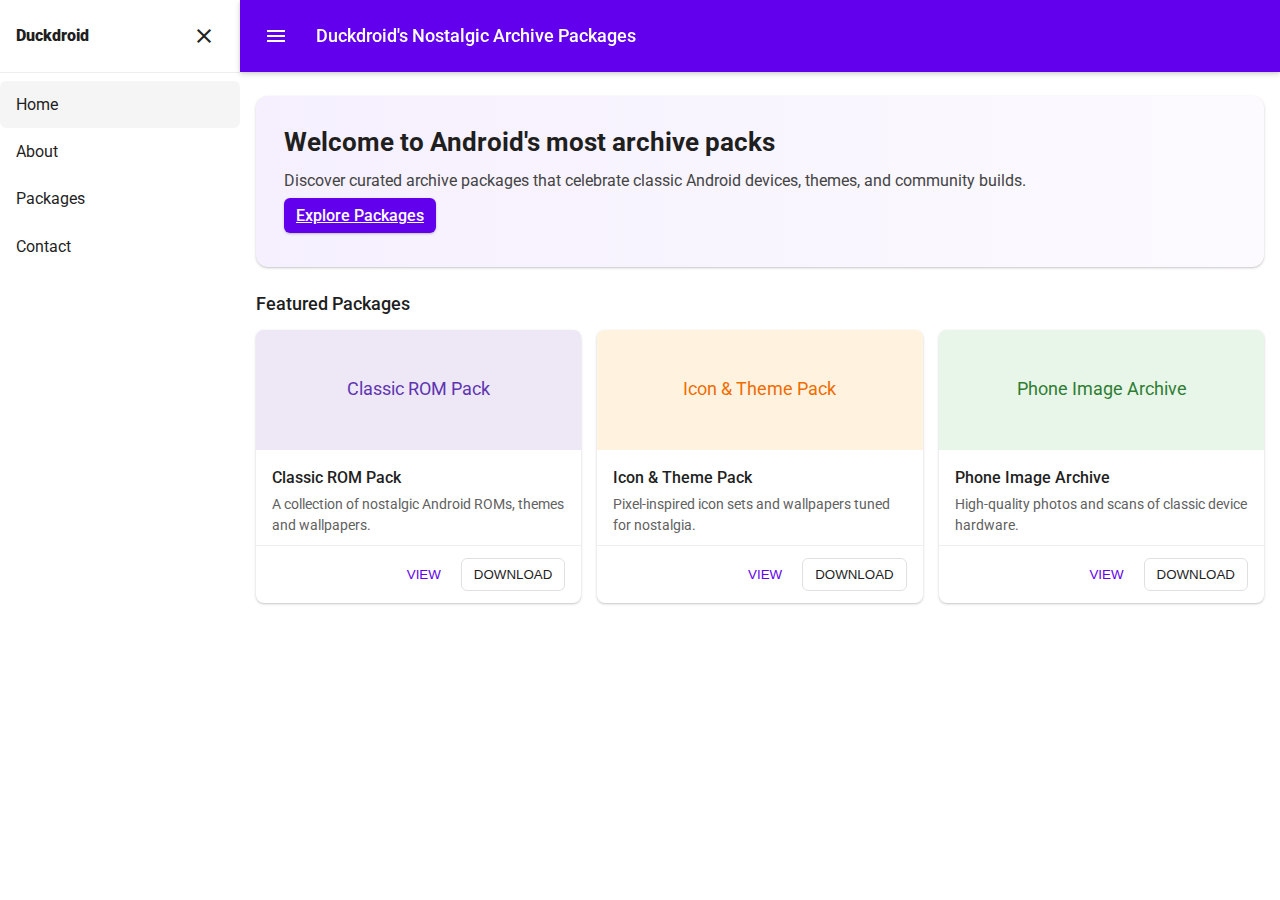
<file: index.html>
<!DOCTYPE html>
<html lang="en">
<head>
  <meta charset="utf-8" />
  <meta name="viewport" content="width=device-width,initial-scale=1" />
  <title>Duckdroid's Nostalgic Archive Packages</title>
  <link href="https://fonts.googleapis.com/css2?family=Roboto:wght@300;400;500;700&display=swap" rel="stylesheet">
  <link rel="stylesheet" href="https://fonts.googleapis.com/css2?family=Material+Symbols+Outlined:opsz,wght,FILL,GRAD@20..48,100..700,0..1,-50..200&icon_names=menu" />
  <link rel="stylesheet" href="material2.css">
  <meta name="description" content="Duckdroid's Android archives and nostalgic packages." />
  <meta name="keywords" content="Duckdroid, Android, Archives, Packages, Phones" />
</head>
<body>
  <header class="md-topappbar">
    <button class="md-iconbutton md-menu" aria-label="Open navigation" id="menuButton">
      <span class="material-symbols-outlined">menu</span>
    </button>
    <div class="md-topappbar-title">Duckdroid's Nostalgic Archive Packages</div>
  </header>

  <nav class="md-drawer" id="drawer" aria-hidden="true">
    <div class="md-drawer-header">
      <strong>Duckdroid</strong>
      <button class="md-iconbutton md-close" id="closeDrawer" aria-label="Close navigation">
        <span class="material-symbols-outlined">close</span>
      </button>
    </div>
    <ul class="md-drawer-list">
      <li><a href="index.html" class="active">Home</a></li>
      <li><a href="about.html">About</a></li>
      <li><a href="#">Packages</a></li>
      <li><a href="#">Contact</a></li>
    </ul>
  </nav>

  <div class="md-drawer-scrim" id="scrim" tabindex="-1" hidden></div>

  <main class="md-main" id="mainContent">
    <section class="md-hero">
      <div class="md-hero-content">
        <h1>Welcome to Android's most archive packs</h1>
        <p>Discover curated archive packages that celebrate classic Android devices, themes, and community builds.</p>
        <p><a class="md-button md-contained" href="#packages">Explore Packages</a></p>
      </div>
    </section>

    <section id="packages" class="md-section">
      <h2 class="md-section-title">Featured Packages</h2>

      <div class="md-grid">
        <article class="md-card">
          <div class="md-card-media" aria-hidden="true">
            <!-- Simple SVG placeholder -->
            <svg width="100%" height="120" viewBox="0 0 400 120" preserveAspectRatio="xMidYMid slice" xmlns="http://www.w3.org/2000/svg">
              <rect width="720" height="480" fill="#EDE7F6"/>
              <text x="200" y="65" font-size="18" fill="#5E35B1" font-family="Roboto" text-anchor="middle">Classic ROM Pack</text>
            </svg>
          </div>
          <div class="md-card-content">
            <h3 class="md-card-title">Classic ROM Pack</h3>
            <p class="md-card-subtitle">A collection of nostalgic Android ROMs, themes and wallpapers.</p>
          </div>
          <div class="md-card-actions">
            <button class="md-button md-text" aria-label="View details">VIEW</button>
            <button class="md-button md-outlined" aria-label="Download pack">DOWNLOAD</button>
          </div>
        </article>

        <article class="md-card">
          <div class="md-card-media" aria-hidden="true">
            <svg width="100%" height="120" viewBox="0 0 400 120" preserveAspectRatio="xMidYMid slice" xmlns="http://www.w3.org/2000/svg">
              <rect width="720" height="480" fill="#FFF3E0"/>
              <text x="200" y="65" font-size="18" fill="#EF6C00" font-family="Roboto" text-anchor="middle">Icon & Theme Pack</text>
            </svg>
          </div>
          <div class="md-card-content">
            <h3 class="md-card-title">Icon & Theme Pack</h3>
            <p class="md-card-subtitle">Pixel-inspired icon sets and wallpapers tuned for nostalgia.</p>
          </div>
          <div class="md-card-actions">
            <button class="md-button md-text">VIEW</button>
            <button class="md-button md-outlined">DOWNLOAD</button>
          </div>
        </article>

        <article class="md-card">
          <div class="md-card-media" aria-hidden="true">
            <svg width="100%" height="120" viewBox="0 0 400 120" preserveAspectRatio="xMidYMid slice" xmlns="http://www.w3.org/2000/svg">
              <rect width="720" height="480" fill="#E8F5E9"/>
              <text x="200" y="65" font-size="18" fill="#2E7D32" font-family="Roboto" text-anchor="middle">Phone Image Archive</text>
            </svg>
          </div>
          <div class="md-card-content">
            <h3 class="md-card-title">Phone Image Archive</h3>
            <p class="md-card-subtitle">High-quality photos and scans of classic device hardware.</p>
          </div>
          <div class="md-card-actions">
            <button class="md-button md-text">VIEW</button>
            <button class="md-button md-outlined">DOWNLOAD</button>
          </div>
        </article>
      </div>
    </section>
  </main>

  <script src="app.js"></script>
</body>
</html>
</file>
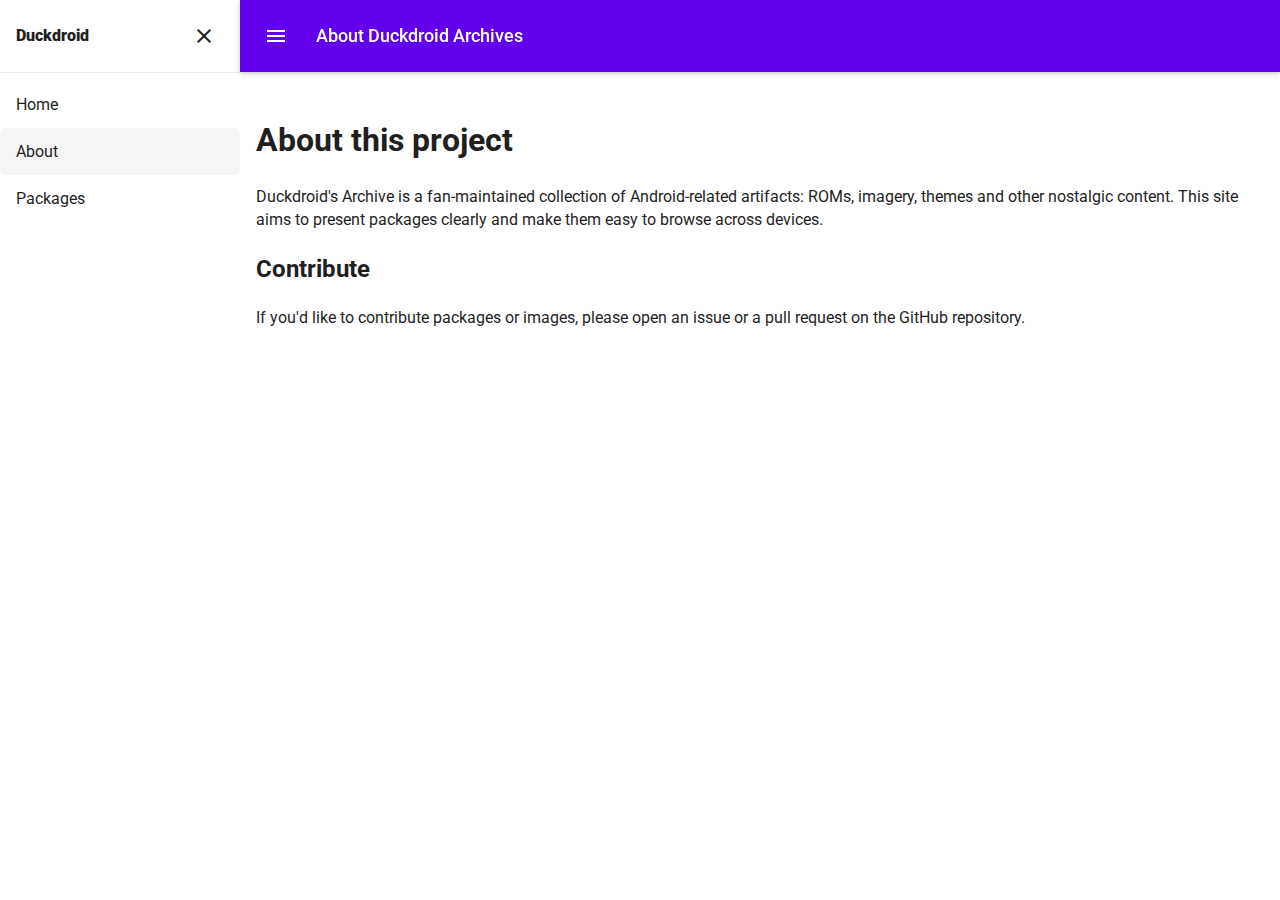
<file: about.html>
<!DOCTYPE html>
<html lang="en">
<head>
  <meta charset="utf-8" />
  <meta name="viewport" content="width=device-width,initial-scale=1" />
  <title>About — Duckdroid Archives</title>
  <link href="https://fonts.googleapis.com/css2?family=Roboto:wght@300;400;500;700&display=swap" rel="stylesheet">
  <link rel="stylesheet" href="https://fonts.googleapis.com/css2?family=Material+Symbols+Outlined:opsz,wght,FILL,GRAD@20..48,100..700,0..1,-50..200&icon_names=menu" />
  <link rel="stylesheet" href="material2.css">
</head>
<body>
  <header class="md-topappbar">
    <button class="md-iconbutton md-menu" aria-label="Open navigation" id="menuButtonAbout">
      <span class="material-symbols-outlined">menu</span>
    </button>
    <div class="md-topappbar-title">About Duckdroid Archives</div>
  </header>

  <nav class="md-drawer" id="drawerAbout" aria-hidden="true">
    <div class="md-drawer-header">
      <strong>Duckdroid</strong>
      <button class="md-iconbutton md-close" id="closeDrawerAbout" aria-label="Close navigation">
        <span class="material-symbols-outlined">close</span>
      </button>
    </div>
    <ul class="md-drawer-list">
      <li><a href="index.html">Home</a></li>
      <li><a href="about.html" class="active">About</a></li>
      <li><a href="#">Packages</a></li>
    </ul>
  </nav>

  <div class="md-drawer-scrim" id="scrimAbout" tabindex="-1" hidden></div>

  <main class="md-main">
    <section class="md-section">
      <h1>About this project</h1>
      <p>Duckdroid's Archive is a fan-maintained collection of Android-related artifacts: ROMs, imagery, themes and other nostalgic content. This site aims to present packages clearly and make them easy to browse across devices.</p>
      <h2>Contribute</h2>
      <p>If you'd like to contribute packages or images, please open an issue or a pull request on the GitHub repository.</p>
    </section>
  </main>

  <script src="app.js"></script>
</body>
</html>
</file>
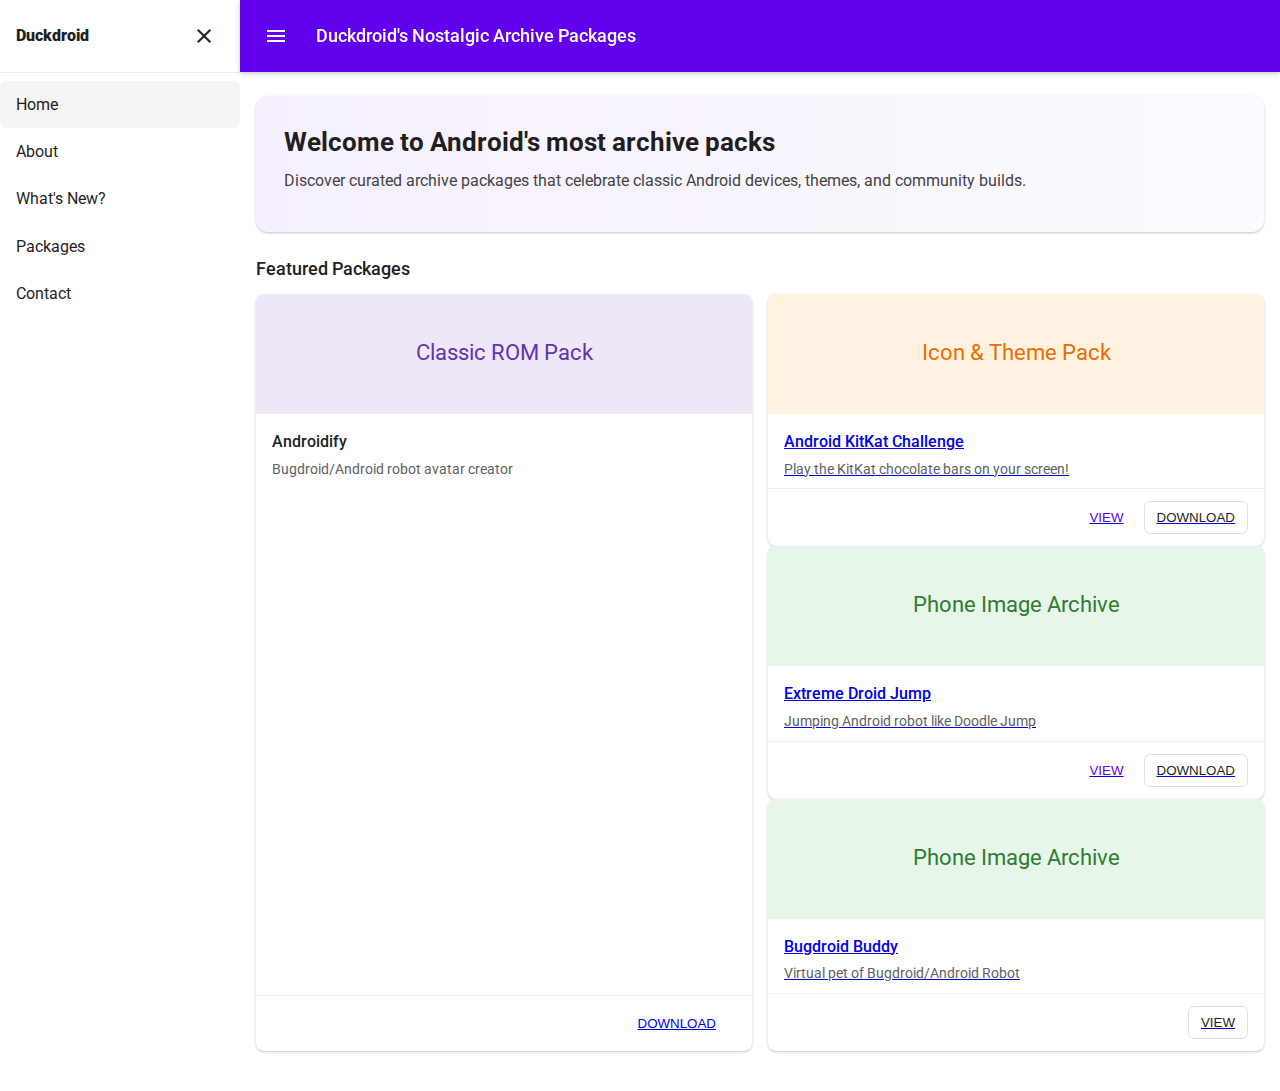
<file: appsgames.html>
<!DOCTYPE html>
<html lang="en">
<head>
  <meta charset="utf-8" />
  <meta name="viewport" content="width=device-width,initial-scale=1" />
  <title>Droid Apps & Games — Duckdroid Archives</title>
  <link href="https://fonts.googleapis.com/css2?family=Roboto:wght@300;400;500;700&display=swap" rel="stylesheet">
  <link rel="stylesheet" href="https://fonts.googleapis.com/css2?family=Material+Symbols+Outlined:opsz,wght,FILL,GRAD@20..48,100..700,0..1,-50..200&icon_names=menu" />
  <link rel="stylesheet" href="https://fonts.googleapis.com/css2?family=Material+Symbols+Outlined:opsz,wght,FILL,GRAD@20..48,100..700,0..1,-50..200&icon_names=close" />
  <link rel="stylesheet" href="material2.css">
  <meta name="description" content="Duckdroid's Android archives and nostalgic packages." />
  <meta name="keywords" content="Duckdroid, Android, Archives, Packages, Phones, Droid, Apps, Games" />
</head>
<body>
  <header class="md-topappbar">
    <button class="md-iconbutton md-menu" aria-label="Open navigation" id="menuButton">
      <span class="material-symbols-outlined">menu</span>
    </button>
    <div class="md-topappbar-title">Duckdroid's Nostalgic Archive Packages</div>
  </header>

  <nav class="md-drawer" id="drawer" aria-hidden="true">
    <div class="md-drawer-header">
      <strong>Duckdroid</strong>
      <button class="md-iconbutton md-close" id="closeDrawer" aria-label="Close navigation">
        <span class="material-symbols-outlined">close</span>
      </button>
    </div>
    <ul class="md-drawer-list">
      <li><a href="index.html" class="active">Home</a></li>
      <li><a href="about.html">About</a></li>
      <li><a href="whats-new.html">What's New?</a></li>
      <li><a href="#">Packages</a></li>
      <li><a href="#">Contact</a></li>
    </ul>
  </nav>

  <div class="md-drawer-scrim" id="scrim" tabindex="-1" hidden></div>

  <main class="md-main" id="mainContent">
    <section class="md-hero">
      <div class="md-hero-content">
        <h1>Welcome to Android's most archive packs</h1>
        <p>Discover curated archive packages that celebrate classic Android devices, themes, and community builds.</p>
      </div>
    </section>

    <section id="packages" class="md-section">
      <h2 class="md-section-title">Featured Packages</h2>

      <div class="md-grid">
        <article class="md-card">
          <div class="md-card-media" aria-hidden="true">
            <!-- Simple SVG placeholder -->
            <svg width="100%" height="120" viewBox="0 0 400 120" preserveAspectRatio="xMidYMid slice" xmlns="http://www.w3.org/2000/svg">
              <rect width="720" height="480" fill="#EDE7F6"/>
              <text x="200" y="65" font-size="18" fill="#5E35B1" font-family="Roboto" text-anchor="middle">Classic ROM Pack</text>
            </svg>
          </div>
          <div class="md-card-content">
            <h3 class="md-card-title">Androidify</h3>
            <p class="md-card-subtitle">Bugdroid/Android robot avatar creator</p>
          </div>
          <div class="md-card-actions">
            <button class="md-button md-text" aria-label="View details"><a href="androidify.html>VIEW</a></button>
            <button class="md-button md-outlined" aria-label="Download pack">DOWNLOAD</button>
          </div>
        </article>

        <article class="md-card">
          <div class="md-card-media" aria-hidden="true">
            <svg width="100%" height="120" viewBox="0 0 400 120" preserveAspectRatio="xMidYMid slice" xmlns="http://www.w3.org/2000/svg">
              <rect width="720" height="480" fill="#FFF3E0"/>
              <text x="200" y="65" font-size="18" fill="#EF6C00" font-family="Roboto" text-anchor="middle">Icon & Theme Pack</text>
            </svg>
          </div>
          <div class="md-card-content">
            <h3 class="md-card-title">Android KitKat Challenge</h3>
            <p class="md-card-subtitle">Play the KitKat chocolate bars on your screen!</p>
          </div>
          <div class="md-card-actions">
            <button class="md-button md-text">VIEW</button>
            <button class="md-button md-outlined">DOWNLOAD</button>
          </div>
        </article>

        <article class="md-card">
          <div class="md-card-media" aria-hidden="true">
            <svg width="100%" height="120" viewBox="0 0 400 120" preserveAspectRatio="xMidYMid slice" xmlns="http://www.w3.org/2000/svg">
              <rect width="720" height="480" fill="#E8F5E9"/>
              <text x="200" y="65" font-size="18" fill="#2E7D32" font-family="Roboto" text-anchor="middle">Phone Image Archive</text>
            </svg>
          </div>
          <div class="md-card-content">
            <h3 class="md-card-title">Extreme Droid Jump</h3>
            <p class="md-card-subtitle">Jumping Android robot like Doodle Jump</p>
          </div>
          <div class="md-card-actions">
            <button class="md-button md-text">VIEW</button>
            <button class="md-button md-outlined">DOWNLOAD</button>
          </div>
        </article>
        <article class="md-card">
          <div class="md-card-media" aria-hidden="true">
            <svg width="100%" height="120" viewBox="0 0 400 120" preserveAspectRatio="xMidYMid slice" xmlns="http://www.w3.org/2000/svg">
              <rect width="720" height="480" fill="#E8F5E9"/>
              <text x="200" y="65" font-size="18" fill="#2E7D32" font-family="Roboto" text-anchor="middle">Phone Image Archive</text>
            </svg>
          </div>
          <div class="md-card-content">
            <h3 class="md-card-title">Bugdroid Buddy</h3>
            <p class="md-card-subtitle">Virtual pet of Bugdroid/Android Robot</p>
          </div>
          <div class="md-card-actions">
            <button class="md-button md-outlined">VIEW</button>
          </div>
        </article>
      </div>
    </section>
  </main>

  <script src="app.js"></script>
</body>
</html>
</file>
<file: material2.css>
:root{
  --md-surface: #ffffff;
  --md-primary: #6200ee;
  --md-primary-variant: #3700b3;
  --md-on-primary: #ffffff;
  --md-on-surface: #1f1f1f;
  --md-surface-variant: #f5f5f5;
  --md-shadow-color: rgba(0,0,0,0.18);
  --md-radius: 8px;
  --md-elevation-1: 0 1px 3px var(--md-shadow-color), 0 1px 1px rgba(0,0,0,0.06);
  --md-elevation-2: 0 2px 6px rgba(0,0,0,0.16), 0 1px 3px rgba(0,0,0,0.08);
  --md-gap: 16px;
  --md-max-width: 1100px;
  --md-drawer-width: 240px;
}

*{box-sizing:border-box}
html,body{height:100%}
body {
  margin: 0;
  font-family: 'Roboto', system-ui, -apple-system, "Segoe UI", Roboto, "Helvetica Neue", Arial;
  color: var(--md-on-surface);
  background: var(--md-surface);
  -webkit-font-smoothing:antialiased;
  -moz-osx-font-smoothing:grayscale;
  line-height:1.45;
}

/* Top App Bar */
.md-topappbar{
  position:fixed;
  top:0;
  left:0;
  right:0;
  height:64px;
  display:flex;
  align-items:center;
  gap:12px;
  padding:0 16px;
  background: linear-gradient(0deg, var(--md-primary), var(--md-primary));
  color:var(--md-on-primary);
  box-shadow: var(--md-elevation-2);
  z-index:50;
}
.md-topappbar .md-menu{ margin-right:8px; }
.md-topappbar-title {
  font-weight:500;
  font-size:1.125rem;
  white-space:nowrap;
  overflow:hidden;
  text-overflow:ellipsis;
}

/* Icon buttons */
.md-iconbutton{
  display:inline-flex;
  align-items:center;
  justify-content:center;
  background:transparent;
  border:0;
  color:inherit;
  padding:8px;
  border-radius:50%;
  cursor:pointer;
}
.md-iconbutton:focus{ outline:2px solid rgba(255,255,255,0.14); outline-offset:2px }

/* Drawer */
.md-drawer{
  position:fixed;
  top:0;
  left:0;
  width:280px;
  height:100%;
  background:var(--md-surface);
  box-shadow: 2px 0 12px rgba(0,0,0,0.12);
  transform:translateX(-110%);
  transition:transform .28s cubic-bezier(.2,.8,.2,1);
  z-index:60;
  display:flex;
  flex-direction:column;
}
.md-drawer[aria-hidden="false"]{
  transform:translateX(0);
}
.md-drawer-header{
  display:flex;
  align-items:center;
  justify-content:space-between;
  padding:16px;
  border-bottom:1px solid #eee;
  font-weight:600;
}
.md-drawer-list{
  list-style:none;
  margin:0;
  padding:8px 0;
}
.md-drawer-list li a{
  display:block;
  padding:12px 16px;
  color:var(--md-on-surface);
  text-decoration:none;
  border-radius:6px;
}
.md-drawer-list li a:hover,
.md-drawer-list li a.active{
  background:var(--md-surface-variant);
}

/* Drawer scrim */
.md-drawer-scrim{
  position:fixed;
  inset:0;
  background:rgba(0,0,0,0.45);
  z-index:55;
}

/* Main content and layout */
.md-main{
  padding:88px 16px 40px; /* account for fixed top appbar */
  max-width: var(--md-max-width);
  margin:0 auto;
}

/* Hero */
.md-hero{
  background: linear-gradient(90deg, rgba(98,0,238,0.06), rgba(98,0,238,0.02));
  border-radius:12px;
  padding:28px;
  margin-bottom:24px;
  box-shadow: var(--md-elevation-1);
}
.md-hero-content h1{
  margin:0 0 8px 0;
  font-size:1.6rem;
}
.md-hero-content p{
  margin:0 0 12px 0;
  color: #444;
}

/* Grid and cards */
.md-section-title{
  margin:0 0 12px 0;
  font-size:1.125rem;
  font-weight:500;
}
.md-grid{
  display:grid;
  grid-template-columns:repeat(auto-fit,minmax(240px,1fr));
  gap:16px;
}

/* Card */
.md-card{
  background:var(--md-surface);
  border-radius:var(--md-radius);
  overflow:hidden;
  box-shadow: var(--md-elevation-1);
  display:flex;
  flex-direction:column;
  min-height:200px;
}
.md-card-media{ width:100%; height:120px; display:block; overflow:hidden; background:#f0f0f0 }
.md-card-content{ padding:16px 16px 8px 16px; flex:1 }
.md-card-title{ margin:0 0 6px 0; font-size:1rem; font-weight:500 }
.md-card-subtitle{ margin:0; color:#616161; font-size:0.9rem }

/* Card actions */
.md-card-actions{
  display:flex;
  gap:8px;
  padding:12px 16px;
  justify-content:flex-end;
  border-top:1px solid #eee;
}

/* Buttons - MD2 style */
.md-button{
  position:relative;
  border:0;
  cursor:pointer;
  padding:8px 12px;
  font-weight:500;
  border-radius:6px;
  background:transparent;
  color:var(--md-primary);
  overflow:hidden;
}
.md-button:focus{ outline:2px solid rgba(98,0,238,0.18); outline-offset:2px; }
.md-button.md-contained{
  background:var(--md-primary);
  color:var(--md-on-primary);
  box-shadow: var(--md-elevation-1);
}
.md-button.md-outlined{
  border:1px solid rgba(0,0,0,0.12);
  color:var(--md-on-surface);
  background:transparent;
}
.md-button.md-text{
  background:transparent;
  color:var(--md-primary);
}

/* Ripple helper (JS creates span.ripple) */
.ripple{
  position:absolute;
  border-radius:50%;
  transform:scale(0);
  background:rgba(255,255,255,0.3);
  animation: ripple 600ms linear;
  pointer-events:none;
}
@keyframes ripple{
  to{ transform:scale(4); opacity:0 }
}

/* Responsive adjustments */
@media (min-width:900px){
  .md-topappbar{ height:72px }
  .md-main{ padding-top:96px }

  /* Make the drawer persistent on desktop:
     - use the defined drawer width (--md-drawer-width)
     - keep it visible even if aria-hidden="true" in DOM (for progressive enhancement)
  */
  .md-drawer{
    transform:translateX(0);
    position:fixed;
    height:100vh;
    width:var(--md-drawer-width);
    box-shadow:none;
    z-index:40;
  }
  /* Ensure any aria-hidden translation is ignored on desktop */
  .md-drawer[aria-hidden="true"]{
    transform:translateX(0);
  }

  .md-drawer-scrim{ display:none !important; }

  /* Place top app bar to the right of the drawer so it doesn't overlap */
  .md-topappbar{
    left: var(--md-drawer-width);
    right: 0;
    width: calc(100% - var(--md-drawer-width));
  }

  /* Shift the main content to the right of the drawer */
  .md-main{
    margin-left: var(--md-drawer-width);
    max-width: calc(var(--md-max-width));
  }
}
:root{
  --md-surface: #ffffff;
  --md-primary: #6200ee;
  --md-primary-variant: #3700b3;
  --md-on-primary: #ffffff;
  --md-on-surface: #1f1f1f;
  --md-surface-variant: #f5f5f5;
  --md-shadow-color: rgba(0,0,0,0.18);
  --md-radius: 8px;
  --md-elevation-1: 0 1px 3px var(--md-shadow-color), 0 1px 1px rgba(0,0,0,0.06);
  --md-elevation-2: 0 2px 6px rgba(0,0,0,0.16), 0 1px 3px rgba(0,0,0,0.08);
  --md-gap: 16px;
  --md-max-width: 1100px;
  --md-drawer-width: 240px;
}

*{box-sizing:border-box}
html,body{height:100%}
body {
  margin: 0;
  font-family: 'Roboto', system-ui, -apple-system, "Segoe UI", Roboto, "Helvetica Neue", Arial;
  color: var(--md-on-surface);
  background: var(--md-surface);
  -webkit-font-smoothing:antialiased;
  -moz-osx-font-smoothing:grayscale;
  line-height:1.45;
}

/* Top App Bar */
.md-topappbar{
  position:fixed;
  top:0;
  left:0;
  right:0;
  height:64px;
  display:flex;
  align-items:center;
  gap:12px;
  padding:0 16px;
  background: linear-gradient(0deg, var(--md-primary), var(--md-primary));
  color:var(--md-on-primary);
  box-shadow: var(--md-elevation-2);
  z-index:50;
}
.md-topappbar .md-menu{ margin-right:8px; }
.md-topappbar-title {
  font-weight:500;
  font-size:1.125rem;
  white-space:nowrap;
  overflow:hidden;
  text-overflow:ellipsis;
}

/* Icon buttons */
.md-iconbutton{
  display:inline-flex;
  align-items:center;
  justify-content:center;
  background:transparent;
  border:0;
  color:inherit;
  padding:8px;
  border-radius:50%;
  cursor:pointer;
}
.md-iconbutton:focus{ outline:2px solid rgba(255,255,255,0.14); outline-offset:2px }

/* Drawer */
.md-drawer{
  position:fixed;
  top:0;
  left:0;
  width:280px;
  height:100%;
  background:var(--md-surface);
  box-shadow: 2px 0 12px rgba(0,0,0,0.12);
  transform:translateX(-110%);
  transition:transform .28s cubic-bezier(.2,.8,.2,1);
  z-index:60;
  display:flex;
  flex-direction:column;
}
.md-drawer[aria-hidden="false"]{
  transform:translateX(0);
}
.md-drawer-header{
  display:flex;
  align-items:center;
  justify-content:space-between;
  padding:16px;
  border-bottom:1px solid #eee;
  font-weight:600;
}
.md-drawer-list{
  list-style:none;
  margin:0;
  padding:8px 0;
}
.md-drawer-list li a{
  display:block;
  padding:12px 16px;
  color:var(--md-on-surface);
  text-decoration:none;
  border-radius:6px;
}
.md-drawer-list li a:hover,
.md-drawer-list li a.active{
  background:var(--md-surface-variant);
}

/* Drawer scrim */
.md-drawer-scrim{
  position:fixed;
  inset:0;
  background:rgba(0,0,0,0.45);
  z-index:55;
}

/* Main content and layout */
.md-main{
  padding:88px 16px 40px; /* account for fixed top appbar */
  max-width: var(--md-max-width);
  margin:0 auto;
}

/* Hero */
.md-hero{
  background: linear-gradient(90deg, rgba(98,0,238,0.06), rgba(98,0,238,0.02));
  border-radius:12px;
  padding:28px;
  margin-bottom:24px;
  box-shadow: var(--md-elevation-1);
}
.md-hero-content h1{
  margin:0 0 8px 0;
  font-size:1.6rem;
}
.md-hero-content p{
  margin:0 0 12px 0;
  color: #444;
}

/* Grid and cards */
.md-section-title{
  margin:0 0 12px 0;
  font-size:1.125rem;
  font-weight:500;
}
.md-grid{
  display:grid;
  grid-template-columns:repeat(auto-fit,minmax(240px,1fr));
  gap:16px;
}

/* Card */
.md-card{
  background:var(--md-surface);
  border-radius:var(--md-radius);
  overflow:hidden;
  box-shadow: var(--md-elevation-1);
  display:flex;
  flex-direction:column;
  min-height:200px;
}
.md-card-media{ width:100%; height:120px; display:block; overflow:hidden; background:#f0f0f0 }
.md-card-content{ padding:16px 16px 8px 16px; flex:1 }
.md-card-title{ margin:0 0 6px 0; font-size:1rem; font-weight:500 }
.md-card-subtitle{ margin:0; color:#616161; font-size:0.9rem }

/* Card actions */
.md-card-actions{
  display:flex;
  gap:8px;
  padding:12px 16px;
  justify-content:flex-end;
  border-top:1px solid #eee;
}

/* Buttons - MD2 style */
.md-button{
  position:relative;
  border:0;
  cursor:pointer;
  padding:8px 12px;
  font-weight:500;
  border-radius:6px;
  background:transparent;
  color:var(--md-primary);
  overflow:hidden;
}
.md-button:focus{ outline:2px solid rgba(98,0,238,0.18); outline-offset:2px; }
.md-button.md-contained{
  background:var(--md-primary);
  color:var(--md-on-primary);
  box-shadow: var(--md-elevation-1);
}
.md-button.md-outlined{
  border:1px solid rgba(0,0,0,0.12);
  color:var(--md-on-surface);
  background:transparent;
}
.md-button.md-text{
  background:transparent;
  color:var(--md-primary);
}

/* Ripple helper (JS creates span.ripple) */
.ripple{
  position:absolute;
  border-radius:50%;
  transform:scale(0);
  background:rgba(255,255,255,0.3);
  animation: ripple 600ms linear;
  pointer-events:none;
}
@keyframes ripple{
  to{ transform:scale(4); opacity:0 }
}

/* Responsive adjustments */
@media (min-width:900px){
  .md-topappbar{ height:72px }
  .md-main{ padding-top:96px }

  /* Make the drawer persistent on desktop:
     - use the defined drawer width (--md-drawer-width)
     - keep it visible even if aria-hidden="true" in DOM (for progressive enhancement)
  */
  .md-drawer{
    transform:translateX(0);
    position:fixed;
    height:100vh;
    width:var(--md-drawer-width);
    box-shadow:none;
    z-index:40;
  }
  /* Ensure any aria-hidden translation is ignored on desktop */
  .md-drawer[aria-hidden="true"]{
    transform:translateX(0);
  }

  .md-drawer-scrim{ display:none !important; }

  /* Place top app bar to the right of the drawer so it doesn't overlap */
  .md-topappbar{
    left: var(--md-drawer-width);
    right: 0;
    width: calc(100% - var(--md-drawer-width));
  }

  /* Shift the main content to the right of the drawer */
  .md-main{
    margin-left: var(--md-drawer-width);
    max-width: calc(var(--md-max-width));
  }
}

/* ----------------------------
   Horizontal (MD2) cards
   - Media (left) + content (right)
   - Stacks vertically on smaller screens
   ---------------------------- */
.md-card.horizontal{
  flex-direction:row;
  align-items:stretch;
  min-height:120px;
  gap:0;
  overflow:visible;
  border-radius: calc(var(--md-radius) + 2px);
}

/* Media column */
.md-card.horizontal .md-card-media{
  width:200px;
  height:auto;
  min-height:120px;
  flex: 0 0 200px;
  display:block;
  background:#f0f0f0;
  overflow:hidden;
  border-top-left-radius: calc(var(--md-radius) + 2px);
  border-bottom-left-radius: calc(var(--md-radius) + 2px);
}

/* Ensure img covers the media area */
.md-card.horizontal .md-card-media img{
  width:100%;
  height:100%;
  object-fit:cover;
  display:block;
}

/* Content column */
.md-card.horizontal .md-card-content{
  padding:16px;
  flex:1 1 auto;
  min-width:0; /* allow text truncation */
  display:flex;
  flex-direction:column;
  justify-content:center;
}

/* Position actions vertically centered and right aligned */
.md-card.horizontal .md-card-actions{
  align-self:center;
  padding:12px 16px;
  border-top:0;
  border-left:1px solid rgba(0,0,0,0.04);
  background:transparent;
  display:flex;
  flex-direction:column;
  gap:8px;
  justify-content:center;
}

/* Make actions appear inline on very wide screens */
@media (min-width:1200px){
  .md-card.horizontal .md-card-actions{
    flex-direction:row;
    align-items:center;
    border-left:1px solid rgba(0,0,0,0.04);
  }
}

/* Variant: outlined horizontal card */
.md-card.horizontal.md-outlined{
  border:1px solid rgba(0,0,0,0.08);
  box-shadow:none;
}

/* Variant: contained / elevated (accent background) */
.md-card.horizontal.md-contained{
  background: linear-gradient(90deg, rgba(98,0,238,0.04), rgba(98,0,238,0.01));
  color:var(--md-on-surface);
  box-shadow: var(--md-elevation-2);
}

/* Make horizontal cards stack on small screens */
@media (max-width:699px){
  .md-card.horizontal{
    flex-direction:column;
    border-radius:var(--md-radius);
    min-height: auto;
  }
  .md-card.horizontal .md-card-media{
    width:100%;
    min-height:140px;
    height:160px;
    flex:0 0 auto;
    border-top-left-radius:var(--md-radius);
    border-bottom-left-radius:0;
    border-bottom-right-radius:0;
  }
  .md-card.horizontal .md-card-actions{
    border-left:0;
    border-top:1px solid #eee;
    flex-direction:row;
    justify-content:flex-end;
    padding:12px 16px;
  }
}

/* compact horizontal card */
.md-card.horizontal.md-compact{
  min-height:92px;
}
.md-card.horizontal.md-compact .md-card-media{ width:120px; min-height:92px; }
.md-card.horizontal.md-compact .md-card-content{ padding:12px }

/* Utilities: ensure consistent look with full-width cards */
.md-card.horizontal .md-card-title{ font-size:1rem; margin-bottom:6px }
.md-card.horizontal .md-card-subtitle{ font-size:0.9rem; margin:0; color:#616161 }

/* End horizontal card styles */
</file>
